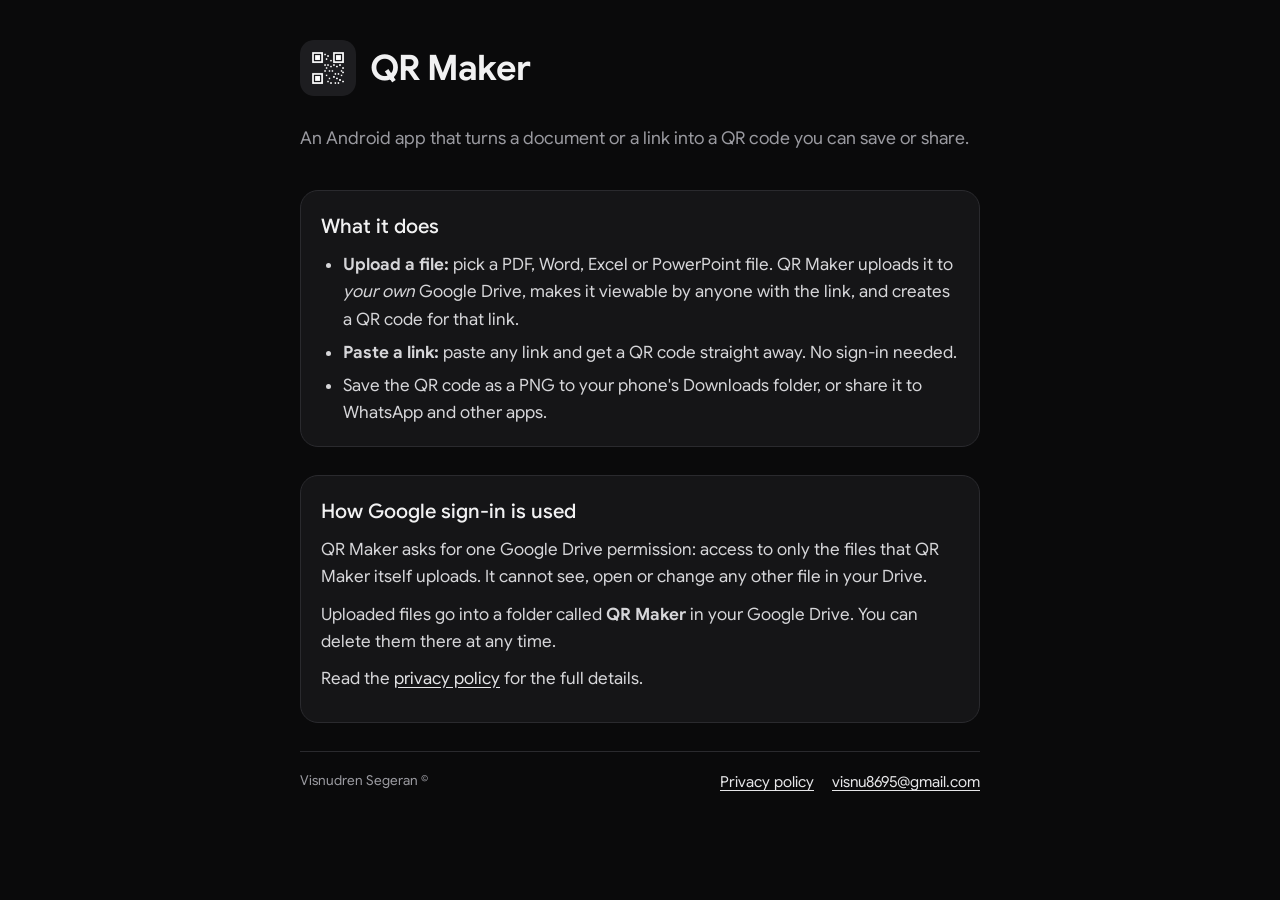
<file: index.html>
<!doctype html>
<html lang="en">
<head>
<meta charset="utf-8">
<meta name="viewport" content="width=device-width,initial-scale=1">
<title>QR Maker</title>
<meta name="description" content="QR Maker is an Android app that uploads a document to your own Google Drive and turns its link into a QR code.">
<link rel="icon" href="icon.png">
<link rel="stylesheet" href="style.css">
</head>
<body>
<main>
  <div class="brand"><img src="icon.png" alt=""><h1>QR Maker</h1></div>
  <p class="lead">An Android app that turns a document or a link into a QR code you can save or share.</p>

  <section>
    <h2>What it does</h2>
    <ul>
      <li><b>Upload a file:</b> pick a PDF, Word, Excel or PowerPoint file. QR Maker uploads it to <em>your own</em> Google Drive, makes it viewable by anyone with the link, and creates a QR code for that link.</li>
      <li><b>Paste a link:</b> paste any link and get a QR code straight away. No sign-in needed.</li>
      <li>Save the QR code as a PNG to your phone's Downloads folder, or share it to WhatsApp and other apps.</li>
    </ul>
  </section>

  <section>
    <h2>How Google sign-in is used</h2>
    <p>QR Maker asks for one Google Drive permission: access to only the files that QR Maker itself uploads. It cannot see, open or change any other file in your Drive.</p>
    <p>Uploaded files go into a folder called <b>QR Maker</b> in your Google Drive. You can delete them there at any time.</p>
    <p>Read the <a href="privacy.html">privacy policy</a> for the full details.</p>
  </section>

  <footer>
    <span>Visnudren Segeran ©</span>
    <nav><a href="privacy.html">Privacy policy</a><a href="mailto:visnu8695@gmail.com">visnu8695@gmail.com</a></nav>
  </footer>
</main>
</body>
</html>
</file>
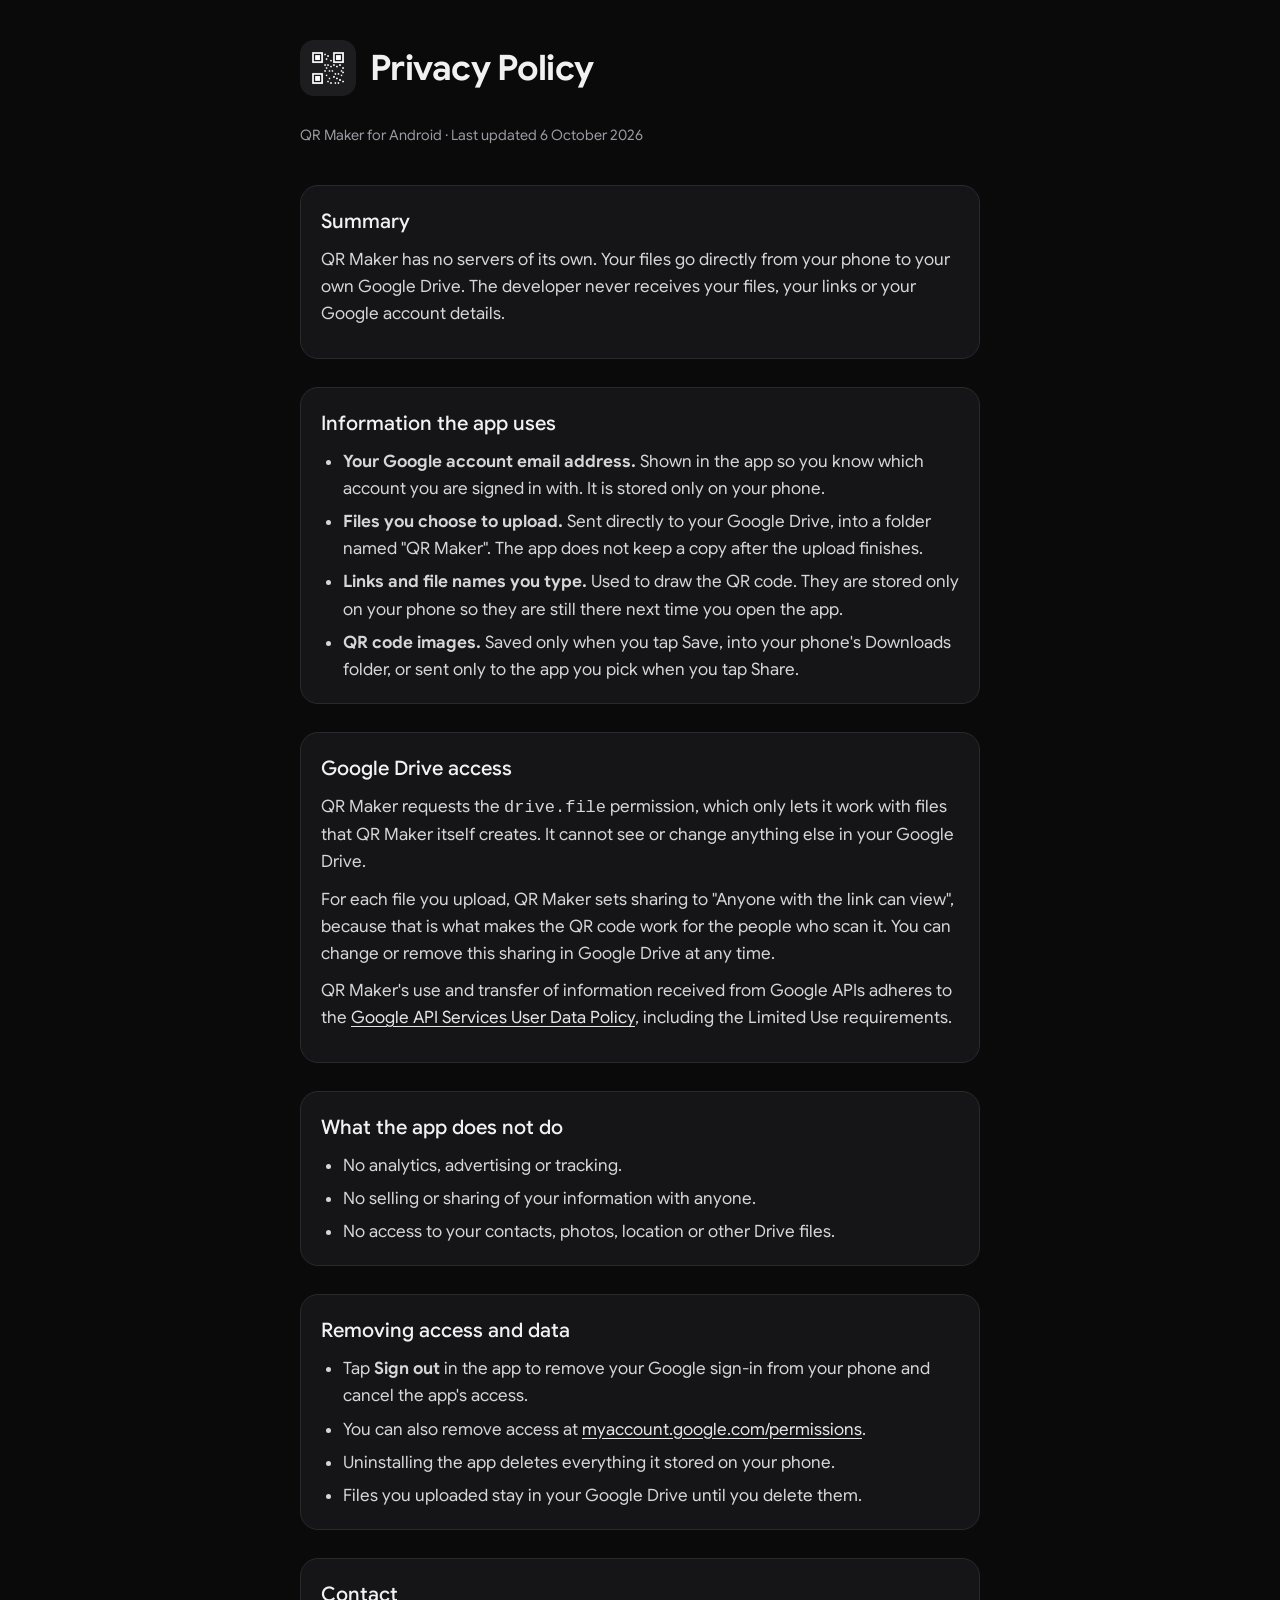
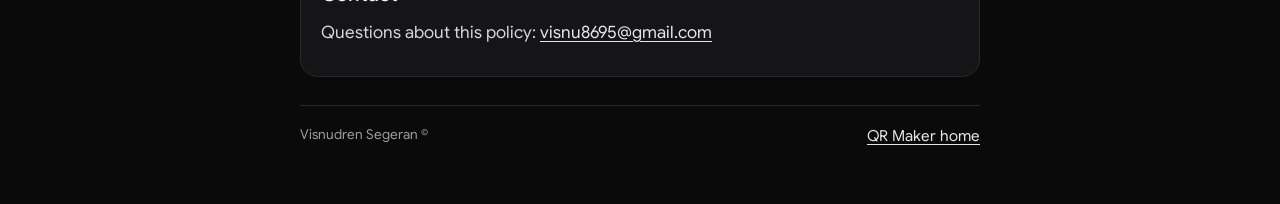
<file: privacy.html>
<!doctype html>
<html lang="en">
<head>
<meta charset="utf-8">
<meta name="viewport" content="width=device-width,initial-scale=1">
<title>QR Maker Privacy Policy</title>
<link rel="icon" href="icon.png">
<link rel="stylesheet" href="style.css">
</head>
<body>
<main>
  <div class="brand"><img src="icon.png" alt=""><h1>Privacy Policy</h1></div>
  <p class="meta">QR Maker for Android · Last updated 6 October 2026</p>

  <section>
    <h2>Summary</h2>
    <p>QR Maker has no servers of its own. Your files go directly from your phone to your own Google Drive. The developer never receives your files, your links or your Google account details.</p>
  </section>

  <section>
    <h2>Information the app uses</h2>
    <ul>
      <li><b>Your Google account email address.</b> Shown in the app so you know which account you are signed in with. It is stored only on your phone.</li>
      <li><b>Files you choose to upload.</b> Sent directly to your Google Drive, into a folder named "QR Maker". The app does not keep a copy after the upload finishes.</li>
      <li><b>Links and file names you type.</b> Used to draw the QR code. They are stored only on your phone so they are still there next time you open the app.</li>
      <li><b>QR code images.</b> Saved only when you tap Save, into your phone's Downloads folder, or sent only to the app you pick when you tap Share.</li>
    </ul>
  </section>

  <section>
    <h2>Google Drive access</h2>
    <p>QR Maker requests the <code>drive.file</code> permission, which only lets it work with files that QR Maker itself creates. It cannot see or change anything else in your Google Drive.</p>
    <p>For each file you upload, QR Maker sets sharing to "Anyone with the link can view", because that is what makes the QR code work for the people who scan it. You can change or remove this sharing in Google Drive at any time.</p>
    <p>QR Maker's use and transfer of information received from Google APIs adheres to the <a href="https://developers.google.com/terms/api-services-user-data-policy">Google API Services User Data Policy</a>, including the Limited Use requirements.</p>
  </section>

  <section>
    <h2>What the app does not do</h2>
    <ul>
      <li>No analytics, advertising or tracking.</li>
      <li>No selling or sharing of your information with anyone.</li>
      <li>No access to your contacts, photos, location or other Drive files.</li>
    </ul>
  </section>

  <section>
    <h2>Removing access and data</h2>
    <ul>
      <li>Tap <b>Sign out</b> in the app to remove your Google sign-in from your phone and cancel the app's access.</li>
      <li>You can also remove access at <a href="https://myaccount.google.com/permissions">myaccount.google.com/permissions</a>.</li>
      <li>Uninstalling the app deletes everything it stored on your phone.</li>
      <li>Files you uploaded stay in your Google Drive until you delete them.</li>
    </ul>
  </section>

  <section>
    <h2>Contact</h2>
    <p>Questions about this policy: <a href="mailto:visnu8695@gmail.com">visnu8695@gmail.com</a></p>
  </section>

  <footer>
    <span>Visnudren Segeran ©</span>
    <nav><a href="index.html">QR Maker home</a></nav>
  </footer>
</main>
</body>
</html>
</file>
<file: style.css>
@font-face { font-family: "Google Sans"; font-weight: 400; src: url("fonts/google-sans-latin-400-normal.woff2") format("woff2"); }
@font-face { font-family: "Google Sans"; font-weight: 500; src: url("fonts/google-sans-latin-500-normal.woff2") format("woff2"); }
@font-face { font-family: "Google Sans"; font-weight: 700; src: url("fonts/google-sans-latin-700-normal.woff2") format("woff2"); }
:root { --bg: #0a0a0b; --surface: #151517; --fg: #f1f1f2; --muted: #9a9aa0; --line: #2a2a2e; --accent: #e6e6e8; color-scheme: dark; }
* { box-sizing: border-box; }
body { margin: 0; background: var(--bg); color: var(--fg); font: 400 17px/1.6 "Google Sans", Roboto, system-ui, sans-serif; padding: 40px 16px 56px; }
main { max-width: 680px; margin: 0 auto; display: grid; gap: 28px; }
.brand { display: flex; align-items: center; gap: 14px; }
.brand img { width: 56px; height: 56px; border-radius: 14px; }
h1 { font-size: 2.2rem; line-height: 1.15; margin: 0; letter-spacing: -0.02em; text-wrap: balance; }
h2 { font-size: 1.25rem; margin: 0 0 8px; font-weight: 500; }
p, li { color: #d6d6d9; }
p { margin: 0 0 10px; }
.lead { font-size: 1.1rem; color: var(--muted); }
section { background: var(--surface); border: 1px solid var(--line); border-radius: 18px; padding: 20px; }
ol, ul { margin: 0; padding-left: 22px; display: grid; gap: 6px; }
a { color: var(--accent); text-underline-offset: 3px; }
.meta { font-size: 0.9rem; color: var(--muted); }
nav { display: flex; flex-wrap: wrap; gap: 18px; font-size: 0.95rem; }
footer { border-top: 1px solid var(--line); padding-top: 18px; font-size: 0.85rem; color: var(--muted); display: flex; flex-wrap: wrap; justify-content: space-between; gap: 10px; }
</file>
